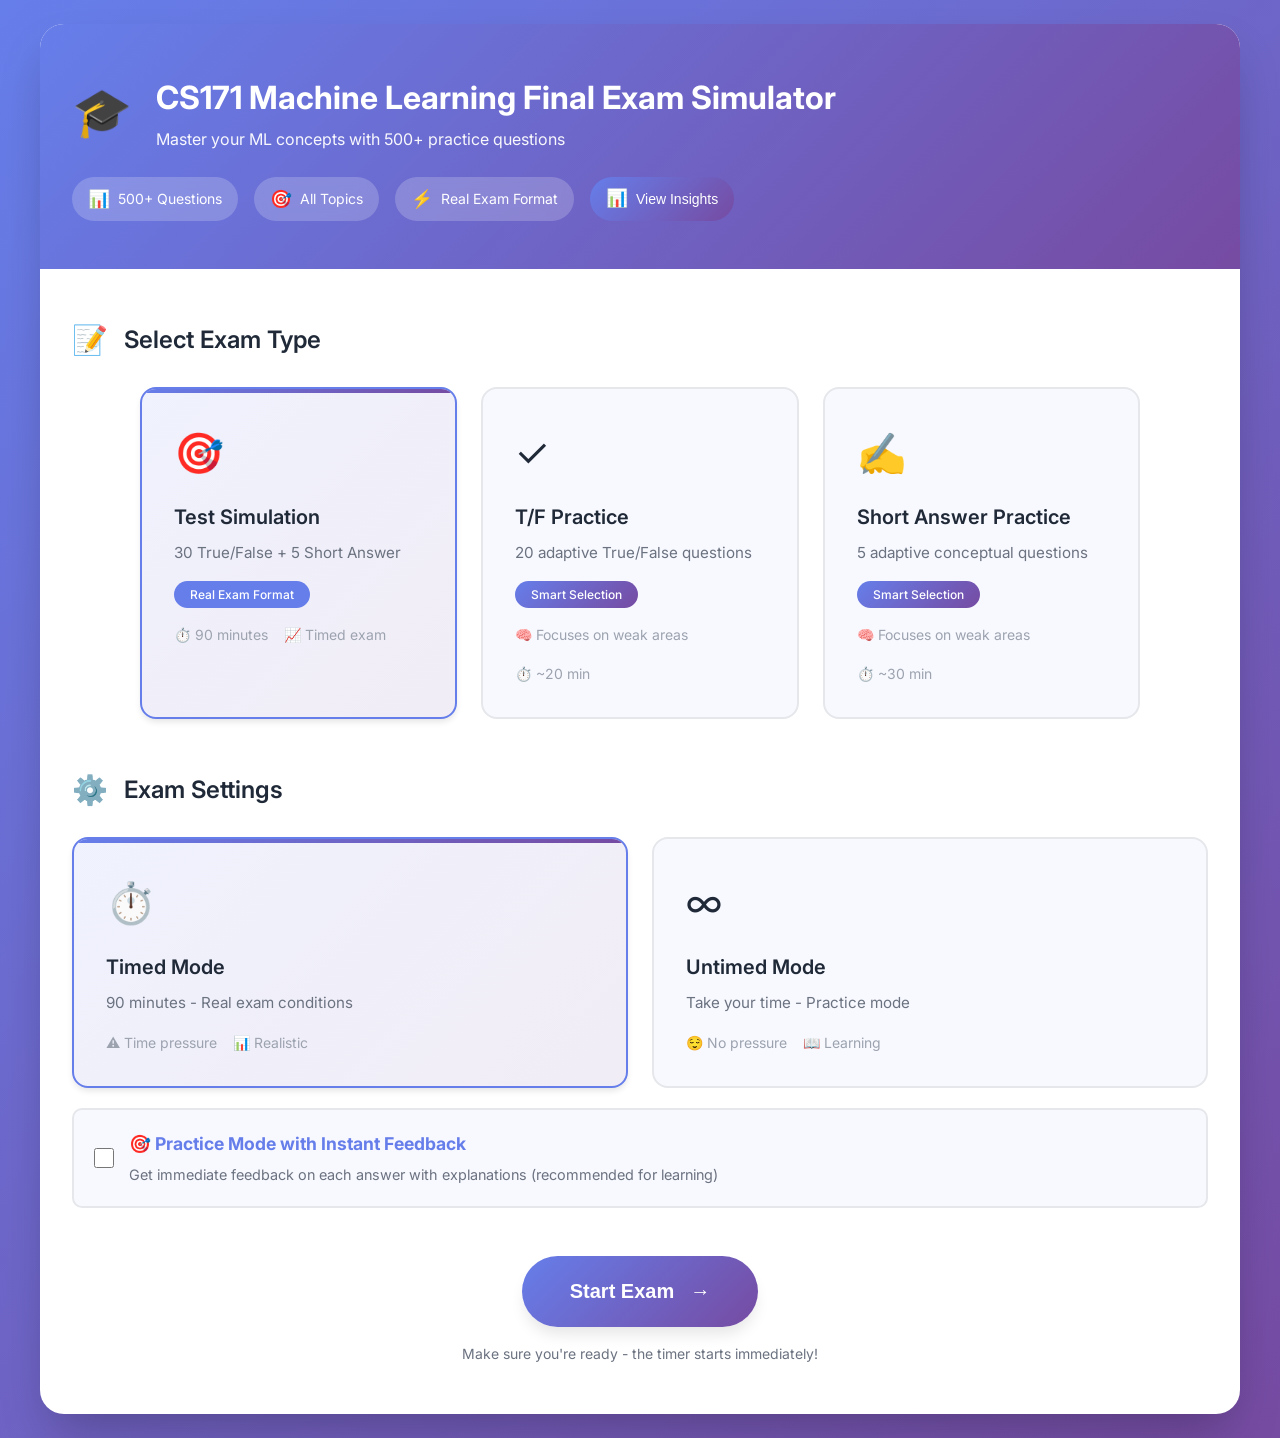
<file: index.html>
<!DOCTYPE html>
<html lang="en">
<head>
    <meta charset="UTF-8">
    <meta name="viewport" content="width=device-width, initial-scale=1.0">
    <title>CS171 Machine Learning Final Exam Simulator</title>
    <link rel="stylesheet" href="css/styles.css">
    <link href="https://fonts.googleapis.com/css2?family=Inter:wght@300;400;500;600;700&family=JetBrains+Mono:wght@400;500&display=swap" rel="stylesheet">
</head>
<body>
    <!-- Loading Screen -->
    <div id="loadingScreen" class="loading-screen">
        <div class="loading-content">
            <div class="loading-spinner"></div>
            <h2>Loading Question Bank...</h2>
            <p>Preparing your personalized exam experience</p>
        </div>
    </div>

    <div class="container">
        <!-- Header -->
        <header class="header">
            <div class="header-content">
                <div class="header-icon">🎓</div>
                <div class="header-text">
                    <h1>CS171 Machine Learning Final Exam Simulator</h1>
                    <p class="header-subtitle">Master your ML concepts with 500+ practice questions</p>
                </div>
            </div>
            <div class="header-stats" id="headerStats">
                <div class="stat-pill">
                    <span class="stat-icon">📊</span>
                    <span class="stat-text">500+ Questions</span>
                </div>
                <div class="stat-pill">
                    <span class="stat-icon">🎯</span>
                    <span class="stat-text">All Topics</span>
                </div>
                <div class="stat-pill">
                    <span class="stat-icon">⚡</span>
                    <span class="stat-text">Real Exam Format</span>
                </div>
                <button class="stat-pill" onclick="showInsightsPage()" style="cursor: pointer; background: linear-gradient(135deg, #667eea 0%, #764ba2 100%); color: white; border: none;">
                    <span class="stat-icon">📊</span>
                    <span class="stat-text">View Insights</span>
                </button>
            </div>
        </header>

        <!-- Exam Setup Screen -->
        <div id="setupScreen" class="screen active">
            <div class="setup-container">
                <!-- Exam Type Selection -->
                <section class="setup-section">
                    <h2 class="section-title">
                        <span class="title-icon">📝</span>
                        Select Exam Type
                    </h2>
                    <div class="option-grid" style="grid-template-columns: repeat(auto-fit, minmax(300px, 1fr)); max-width: 1000px; margin: 0 auto;">
                        <div class="option-card selected" data-type="full">
                            <div class="option-icon">🎯</div>
                            <h3>Test Simulation</h3>
                            <p class="option-desc">30 True/False + 5 Short Answer</p>
                            <div class="option-badge">Real Exam Format</div>
                            <div class="option-details">
                                <span>⏱️ 90 minutes</span>
                                <span>📈 Timed exam</span>
                            </div>
                        </div>
                        <div class="option-card" data-type="tf-practice">
                            <div class="option-icon">✓</div>
                            <h3>T/F Practice</h3>
                            <p class="option-desc">20 adaptive True/False questions</p>
                            <div class="option-badge" style="background: linear-gradient(135deg, #667eea 0%, #764ba2 100%);">Smart Selection</div>
                            <div class="option-details">
                                <span>🧠 Focuses on weak areas</span>
                                <span>⏱️ ~20 min</span>
                            </div>
                        </div>
                        <div class="option-card" data-type="sa-practice">
                            <div class="option-icon">✍️</div>
                            <h3>Short Answer Practice</h3>
                            <p class="option-desc">5 adaptive conceptual questions</p>
                            <div class="option-badge" style="background: linear-gradient(135deg, #667eea 0%, #764ba2 100%);">Smart Selection</div>
                            <div class="option-details">
                                <span>🧠 Focuses on weak areas</span>
                                <span>⏱️ ~30 min</span>
                            </div>
                        </div>
                    </div>
                </section>

                <!-- Progress Dashboard (New) -->
                <section class="setup-section" id="progressDashboard" style="display: none;">
                    <h2 class="section-title">
                        <span class="title-icon">📊</span>
                        Your Progress
                        <button onclick="toggleProgressDashboard()" style="float: right; padding: 5px 15px; background: #667eea; color: white; border: none; border-radius: 5px; cursor: pointer; font-size: 0.9rem;">Hide</button>
                    </h2>
                    <div id="progressContent">
                        <!-- Progress content will be populated dynamically -->
                    </div>
                </section>

                <!-- Topic Selection (Hidden by default) -->
                <section id="topicSelection" class="setup-section" style="display: none;">
                    <h2 class="section-title">
                        <span class="title-icon">📚</span>
                        Select Topics (Choose one or more)
                    </h2>
                    <div class="topic-grid" id="topicGrid">
                        <!-- Topics will be populated dynamically -->
                    </div>
                </section>

                <!-- Exam Settings -->
                <section class="setup-section">
                    <h2 class="section-title">
                        <span class="title-icon">⚙️</span>
                        Exam Settings
                    </h2>
                    <div class="option-grid">
                        <div class="option-card selected" data-setting="timed">
                            <div class="option-icon">⏱️</div>
                            <h3>Timed Mode</h3>
                            <p class="option-desc">90 minutes - Real exam conditions</p>
                            <div class="option-details">
                                <span>⚠️ Time pressure</span>
                                <span>📊 Realistic</span>
                            </div>
                        </div>
                        <div class="option-card" data-setting="untimed">
                            <div class="option-icon">∞</div>
                            <h3>Untimed Mode</h3>
                            <p class="option-desc">Take your time - Practice mode</p>
                            <div class="option-details">
                                <span>😌 No pressure</span>
                                <span>📖 Learning</span>
                            </div>
                        </div>
                    </div>
                    
                    <!-- Practice Mode Toggle -->
                    <div class="practice-mode-toggle" style="margin-top: 20px; padding: 20px; background: #f8f9ff; border-radius: 10px; border: 2px solid #e5e7eb;">
                        <label style="display: flex; align-items: center; gap: 15px; cursor: pointer; font-size: 1.1rem;">
                            <input type="checkbox" id="practiceMode" style="width: 20px; height: 20px; cursor: pointer;">
                            <div>
                                <strong style="color: #667eea;">🎯 Practice Mode with Instant Feedback</strong>
                                <p style="margin: 5px 0 0 0; font-size: 0.9rem; color: #6b7280;">
                                    Get immediate feedback on each answer with explanations (recommended for learning)
                                </p>
                            </div>
                        </label>
                    </div>
                </section>

                <!-- Start Button -->
                <div class="start-button-container">
                    <button class="start-button" onclick="startExam()">
                        <span class="button-text">Start Exam</span>
                        <span class="button-icon">→</span>
                    </button>
                    <p class="start-hint">Make sure you're ready - the timer starts immediately!</p>
                </div>
            </div>
        </div>

        <!-- Exam Interface -->
        <div id="examScreen" class="screen">
            <!-- Exam Header -->
            <div class="exam-header">
                <div class="exam-progress">
                    <div class="progress-text">
                        Question <span id="currentQuestionNum">1</span> of <span id="totalQuestions">35</span>
                    </div>
                    <div class="progress-bar-container">
                        <div class="progress-bar" id="progressBar"></div>
                    </div>
                </div>
                <div class="exam-timer" id="examTimer">90:00</div>
                <div class="exam-actions">
                    <button class="action-button" onclick="showQuestionGrid()">
                        <span class="action-icon">📋</span>
                        <span class="action-text">Grid</span>
                    </button>
                    <button class="action-button" onclick="confirmSubmit()">
                        <span class="action-icon">✓</span>
                        <span class="action-text">Submit</span>
                    </button>
                </div>
            </div>

            <!-- Question Area -->
            <div class="question-area">
                <div class="question-container" id="questionContainer">
                    <!-- Question content will be inserted here -->
                </div>

                <!-- Navigation -->
                <div class="question-navigation">
                    <button class="nav-button secondary" id="prevButton" onclick="previousQuestion()" disabled>
                        <span class="nav-icon">←</span>
                        <span class="nav-text">Previous</span>
                    </button>
                    
                    <button class="nav-button flag" id="flagButton" onclick="toggleFlag()">
                        <span class="nav-icon">🚩</span>
                        <span class="nav-text">Flag for Review</span>
                    </button>

                    <button class="nav-button primary" id="nextButton" onclick="nextQuestion()">
                        <span class="nav-text">Next</span>
                        <span class="nav-icon">→</span>
                    </button>
                </div>

                <!-- Question Stats -->
                <div class="question-stats">
                    <div class="stat-item">
                        <span class="stat-label">Answered:</span>
                        <span class="stat-value" id="answeredCount">0</span>
                    </div>
                    <div class="stat-item">
                        <span class="stat-label">Flagged:</span>
                        <span class="stat-value" id="flaggedCount">0</span>
                    </div>
                    <div class="stat-item">
                        <span class="stat-label">Remaining:</span>
                        <span class="stat-value" id="remainingCount">35</span>
                    </div>
                </div>
            </div>
        </div>

        <!-- Results Screen -->
        <div id="resultsScreen" class="screen">
            <!-- Results will be populated dynamically -->
        </div>

        <!-- Insights Screen -->
        <div id="insightsScreen" class="screen">
            <div class="results-container">
                <div class="results-header">
                    <h2>📊 Learning Insights</h2>
                    <p>Track your progress and identify areas for improvement</p>
                    <button onclick="closeInsightsPage()" style="margin-top: 15px; padding: 10px 20px; background: #667eea; color: white; border: none; border-radius: 8px; cursor: pointer;">
                        ← Back to Home
                    </button>
                </div>
                <div id="insightsContent">
                    <!-- Insights will be populated dynamically -->
                </div>
            </div>
        </div>
    </div>

    <!-- Question Grid Modal -->
    <div id="gridModal" class="modal">
        <div class="modal-content">
            <div class="modal-header">
                <h2>Question Navigator</h2>
                <button class="modal-close" onclick="closeModal()">&times;</button>
            </div>
            <div class="modal-body">
                <div class="grid-legend">
                    <div class="legend-item"><span class="legend-box unanswered"></span> Unanswered</div>
                    <div class="legend-item"><span class="legend-box answered"></span> Answered</div>
                    <div class="legend-item"><span class="legend-box current"></span> Current</div>
                    <div class="legend-item"><span class="legend-box flagged"></span> Flagged</div>
                </div>
                <div class="question-grid" id="questionGridContainer">
                    <!-- Grid will be populated dynamically -->
                </div>
            </div>
        </div>
    </div>

    <!-- Confirmation Modal -->
    <div id="confirmModal" class="modal">
        <div class="modal-content small">
            <div class="modal-header">
                <h2>Submit Exam?</h2>
            </div>
            <div class="modal-body">
                <p class="confirm-message">Are you sure you want to submit your exam?</p>
                <p class="confirm-warning" id="confirmWarning"></p>
                <div class="modal-actions">
                    <button class="modal-button secondary" onclick="closeModal()">Cancel</button>
                    <button class="modal-button primary" onclick="submitExam()">Submit</button>
                </div>
            </div>
        </div>
    </div>

    <!-- Scripts -->
    <script src="js/progress-tracker.js"></script>
    <script src="js/questions.js"></script>
    <script src="js/exam.js"></script>
    <script src="js/ui.js"></script>
</body>
</html>
</file>
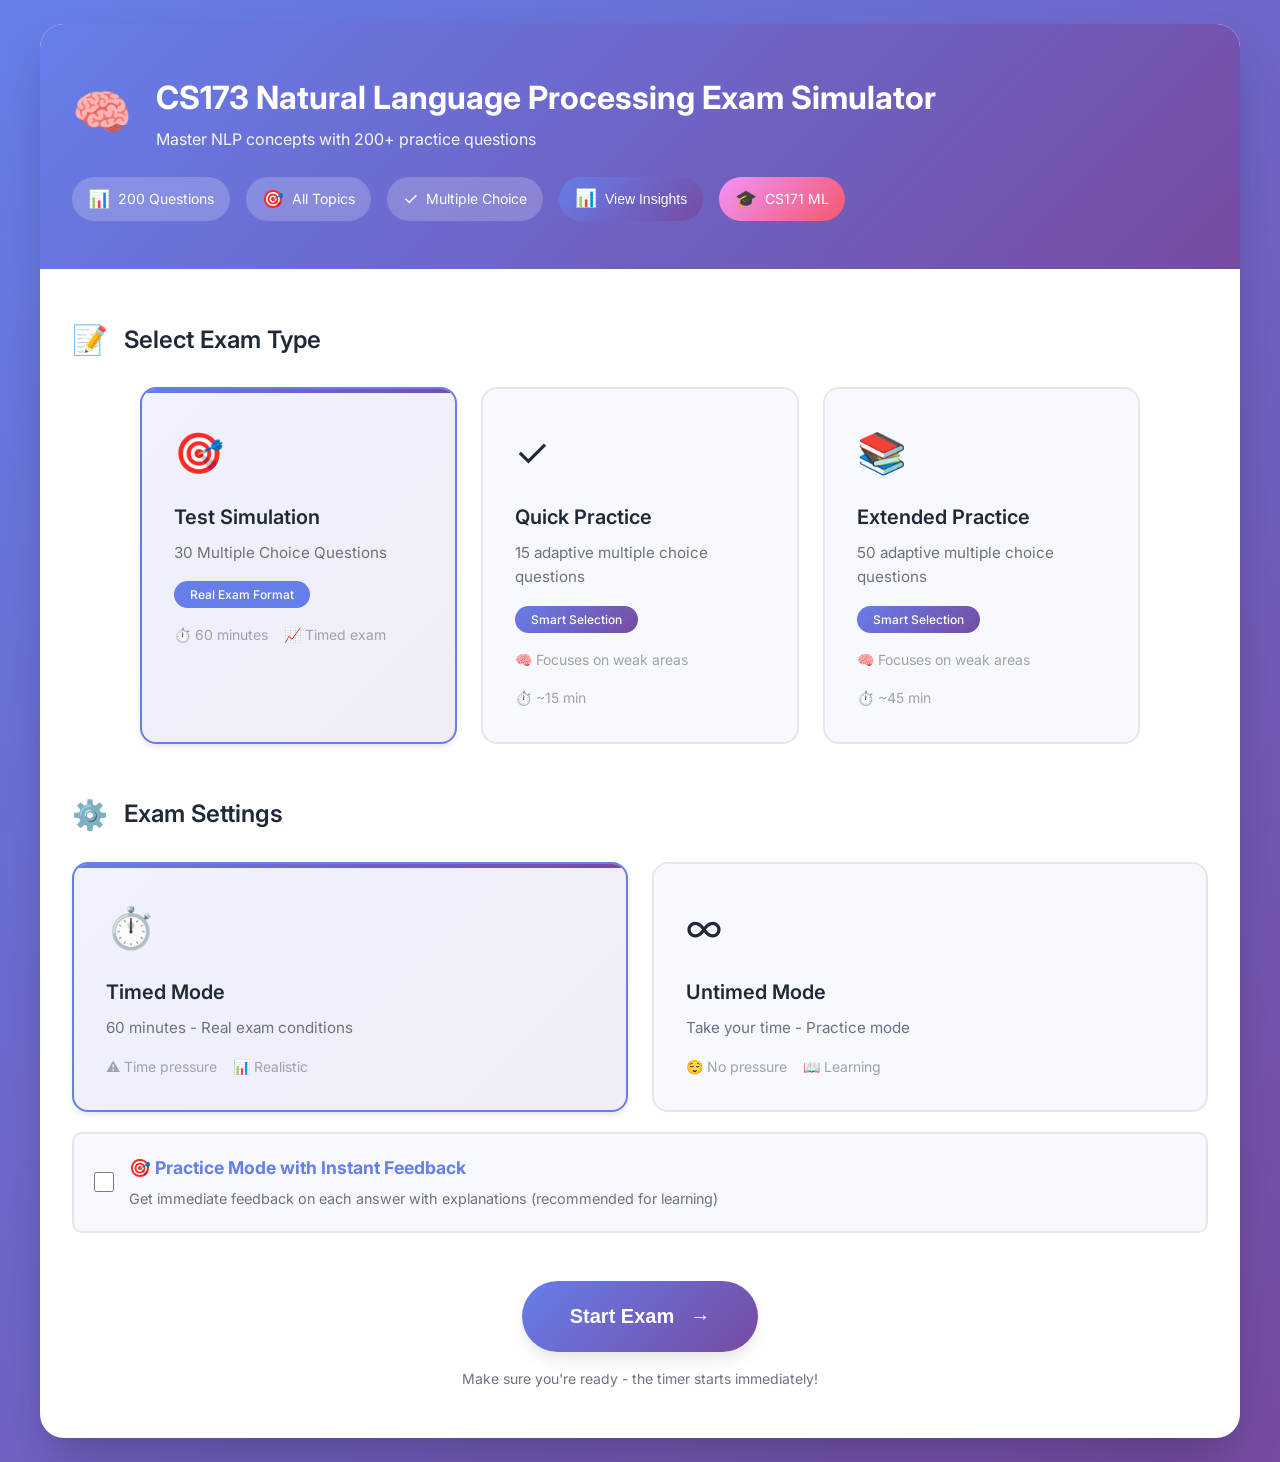
<file: cs173.html>
<!DOCTYPE html>
<html lang="en">
<head>
    <meta charset="UTF-8">
    <meta name="viewport" content="width=device-width, initial-scale=1.0">
    <title>CS173 NLP Final Exam Simulator</title>
    <link rel="stylesheet" href="css/styles.css">
    <link href="https://fonts.googleapis.com/css2?family=Inter:wght@300;400;500;600;700&family=JetBrains+Mono:wght@400;500&display=swap" rel="stylesheet">
</head>
<body>
    <!-- Loading Screen -->
    <div id="loadingScreen" class="loading-screen">
        <div class="loading-content">
            <div class="loading-spinner"></div>
            <h2>Loading Question Bank...</h2>
            <p>Preparing your personalized exam experience</p>
        </div>
    </div>

    <div class="container">
        <!-- Header -->
        <header class="header">
            <div class="header-content">
                <div class="header-icon">🧠</div>
                <div class="header-text">
                    <h1>CS173 Natural Language Processing Exam Simulator</h1>
                    <p class="header-subtitle">Master NLP concepts with 200+ practice questions</p>
                </div>
            </div>
            <div class="header-stats" id="headerStats">
                <div class="stat-pill">
                    <span class="stat-icon">📊</span>
                    <span class="stat-text">200 Questions</span>
                </div>
                <div class="stat-pill">
                    <span class="stat-icon">🎯</span>
                    <span class="stat-text">All Topics</span>
                </div>
                <div class="stat-pill">
                    <span class="stat-icon">✓</span>
                    <span class="stat-text">Multiple Choice</span>
                </div>
                <button class="stat-pill" onclick="showInsightsPage()" style="cursor: pointer; background: linear-gradient(135deg, #667eea 0%, #764ba2 100%); color: white; border: none;">
                    <span class="stat-icon">📊</span>
                    <span class="stat-text">View Insights</span>
                </button>
                <a href="index.html" class="stat-pill" style="cursor: pointer; background: linear-gradient(135deg, #f093fb 0%, #f5576c 100%); color: white; text-decoration: none;">
                    <span class="stat-icon">🎓</span>
                    <span class="stat-text">CS171 ML</span>
                </a>
            </div>
        </header>

        <!-- Exam Setup Screen -->
        <div id="setupScreen" class="screen active">
            <div class="setup-container">
                <!-- Exam Type Selection -->
                <section class="setup-section">
                    <h2 class="section-title">
                        <span class="title-icon">📝</span>
                        Select Exam Type
                    </h2>
                    <div class="option-grid" style="grid-template-columns: repeat(auto-fit, minmax(300px, 1fr)); max-width: 1000px; margin: 0 auto;">
                        <div class="option-card selected" data-type="full">
                            <div class="option-icon">🎯</div>
                            <h3>Test Simulation</h3>
                            <p class="option-desc">30 Multiple Choice Questions</p>
                            <div class="option-badge">Real Exam Format</div>
                            <div class="option-details">
                                <span>⏱️ 60 minutes</span>
                                <span>📈 Timed exam</span>
                            </div>
                        </div>
                        <div class="option-card" data-type="mc-practice-short">
                            <div class="option-icon">✓</div>
                            <h3>Quick Practice</h3>
                            <p class="option-desc">15 adaptive multiple choice questions</p>
                            <div class="option-badge" style="background: linear-gradient(135deg, #667eea 0%, #764ba2 100%);">Smart Selection</div>
                            <div class="option-details">
                                <span>🧠 Focuses on weak areas</span>
                                <span>⏱️ ~15 min</span>
                            </div>
                        </div>
                        <div class="option-card" data-type="mc-practice-long">
                            <div class="option-icon">📚</div>
                            <h3>Extended Practice</h3>
                            <p class="option-desc">50 adaptive multiple choice questions</p>
                            <div class="option-badge" style="background: linear-gradient(135deg, #667eea 0%, #764ba2 100%);">Smart Selection</div>
                            <div class="option-details">
                                <span>🧠 Focuses on weak areas</span>
                                <span>⏱️ ~45 min</span>
                            </div>
                        </div>
                    </div>
                </section>

                <!-- Progress Dashboard (New) -->
                <section class="setup-section" id="progressDashboard" style="display: none;">
                    <h2 class="section-title">
                        <span class="title-icon">📊</span>
                        Your Progress
                        <button onclick="toggleProgressDashboard()" style="float: right; padding: 5px 15px; background: #667eea; color: white; border: none; border-radius: 5px; cursor: pointer; font-size: 0.9rem;">Hide</button>
                    </h2>
                    <div id="progressContent">
                        <!-- Progress content will be populated dynamically -->
                    </div>
                </section>

                <!-- Topic Selection (Hidden by default) -->
                <section id="topicSelection" class="setup-section" style="display: none;">
                    <h2 class="section-title">
                        <span class="title-icon">📚</span>
                        Select Topics (Choose one or more)
                    </h2>
                    <div class="topic-grid" id="topicGrid">
                        <!-- Topics will be populated dynamically -->
                    </div>
                </section>

                <!-- Exam Settings -->
                <section class="setup-section">
                    <h2 class="section-title">
                        <span class="title-icon">⚙️</span>
                        Exam Settings
                    </h2>
                    <div class="option-grid">
                        <div class="option-card selected" data-setting="timed">
                            <div class="option-icon">⏱️</div>
                            <h3>Timed Mode</h3>
                            <p class="option-desc">60 minutes - Real exam conditions</p>
                            <div class="option-details">
                                <span>⚠️ Time pressure</span>
                                <span>📊 Realistic</span>
                            </div>
                        </div>
                        <div class="option-card" data-setting="untimed">
                            <div class="option-icon">∞</div>
                            <h3>Untimed Mode</h3>
                            <p class="option-desc">Take your time - Practice mode</p>
                            <div class="option-details">
                                <span>😌 No pressure</span>
                                <span>📖 Learning</span>
                            </div>
                        </div>
                    </div>

                    <!-- Practice Mode Toggle -->
                    <div class="practice-mode-toggle" style="margin-top: 20px; padding: 20px; background: #f8f9ff; border-radius: 10px; border: 2px solid #e5e7eb;">
                        <label style="display: flex; align-items: center; gap: 15px; cursor: pointer; font-size: 1.1rem;">
                            <input type="checkbox" id="practiceMode" style="width: 20px; height: 20px; cursor: pointer;">
                            <div>
                                <strong style="color: #667eea;">🎯 Practice Mode with Instant Feedback</strong>
                                <p style="margin: 5px 0 0 0; font-size: 0.9rem; color: #6b7280;">
                                    Get immediate feedback on each answer with explanations (recommended for learning)
                                </p>
                            </div>
                        </label>
                    </div>
                </section>

                <!-- Start Button -->
                <div class="start-button-container">
                    <button class="start-button" onclick="startExam()">
                        <span class="button-text">Start Exam</span>
                        <span class="button-icon">→</span>
                    </button>
                    <p class="start-hint">Make sure you're ready - the timer starts immediately!</p>
                </div>
            </div>
        </div>

        <!-- Exam Interface -->
        <div id="examScreen" class="screen">
            <!-- Exam Header -->
            <div class="exam-header">
                <div class="exam-progress">
                    <div class="progress-text">
                        Question <span id="currentQuestionNum">1</span> of <span id="totalQuestions">30</span>
                    </div>
                    <div class="progress-bar-container">
                        <div class="progress-bar" id="progressBar"></div>
                    </div>
                </div>
                <div class="exam-timer" id="examTimer">60:00</div>
                <div class="exam-actions">
                    <button class="action-button" onclick="showQuestionGrid()">
                        <span class="action-icon">📋</span>
                        <span class="action-text">Grid</span>
                    </button>
                    <button class="action-button" onclick="confirmSubmit()">
                        <span class="action-icon">✓</span>
                        <span class="action-text">Submit</span>
                    </button>
                </div>
            </div>

            <!-- Question Area -->
            <div class="question-area">
                <div class="question-container" id="questionContainer">
                    <!-- Question content will be inserted here -->
                </div>

                <!-- Navigation -->
                <div class="question-navigation">
                    <button class="nav-button secondary" id="prevButton" onclick="previousQuestion()" disabled>
                        <span class="nav-icon">←</span>
                        <span class="nav-text">Previous</span>
                    </button>

                    <button class="nav-button flag" id="flagButton" onclick="toggleFlag()">
                        <span class="nav-icon">🚩</span>
                        <span class="nav-text">Flag for Review</span>
                    </button>

                    <button class="nav-button primary" id="nextButton" onclick="nextQuestion()">
                        <span class="nav-text">Next</span>
                        <span class="nav-icon">→</span>
                    </button>
                </div>

                <!-- Question Stats -->
                <div class="question-stats">
                    <div class="stat-item">
                        <span class="stat-label">Answered:</span>
                        <span class="stat-value" id="answeredCount">0</span>
                    </div>
                    <div class="stat-item">
                        <span class="stat-label">Flagged:</span>
                        <span class="stat-value" id="flaggedCount">0</span>
                    </div>
                    <div class="stat-item">
                        <span class="stat-label">Remaining:</span>
                        <span class="stat-value" id="remainingCount">30</span>
                    </div>
                </div>
            </div>
        </div>

        <!-- Results Screen -->
        <div id="resultsScreen" class="screen">
            <!-- Results will be populated dynamically -->
        </div>

        <!-- Insights Screen -->
        <div id="insightsScreen" class="screen">
            <div class="results-container">
                <div class="results-header">
                    <h2>📊 Learning Insights</h2>
                    <p>Track your progress and identify areas for improvement</p>
                    <button onclick="closeInsightsPage()" style="margin-top: 15px; padding: 10px 20px; background: #667eea; color: white; border: none; border-radius: 8px; cursor: pointer;">
                        ← Back to Home
                    </button>
                </div>
                <div id="insightsContent">
                    <!-- Insights will be populated dynamically -->
                </div>
            </div>
        </div>
    </div>

    <!-- Question Grid Modal -->
    <div id="gridModal" class="modal">
        <div class="modal-content">
            <div class="modal-header">
                <h2>Question Navigator</h2>
                <button class="modal-close" onclick="closeModal()">&times;</button>
            </div>
            <div class="modal-body">
                <div class="grid-legend">
                    <div class="legend-item"><span class="legend-box unanswered"></span> Unanswered</div>
                    <div class="legend-item"><span class="legend-box answered"></span> Answered</div>
                    <div class="legend-item"><span class="legend-box current"></span> Current</div>
                    <div class="legend-item"><span class="legend-box flagged"></span> Flagged</div>
                </div>
                <div class="question-grid" id="questionGridContainer">
                    <!-- Grid will be populated dynamically -->
                </div>
            </div>
        </div>
    </div>

    <!-- Confirmation Modal -->
    <div id="confirmModal" class="modal">
        <div class="modal-content small">
            <div class="modal-header">
                <h2>Submit Exam?</h2>
            </div>
            <div class="modal-body">
                <p class="confirm-message">Are you sure you want to submit your exam?</p>
                <p class="confirm-warning" id="confirmWarning"></p>
                <div class="modal-actions">
                    <button class="modal-button secondary" onclick="closeModal()">Cancel</button>
                    <button class="modal-button primary" onclick="submitExam()">Submit</button>
                </div>
            </div>
        </div>
    </div>

    <!-- Scripts -->
    <script src="js/progress-tracker-cs173.js"></script>
    <script src="js/questions-cs173.js"></script>
    <script src="js/exam-cs173.js"></script>
    <script src="js/ui.js"></script>
</body>
</html>
</file>
<file: css/styles.css>
/* ============================================
   CS171 ML Exam Simulator - Enhanced Styles
   ============================================ */

:root {
    /* Color Palette */
    --primary-gradient: linear-gradient(135deg, #667eea 0%, #764ba2 100%);
    --primary-color: #667eea;
    --primary-dark: #5568d3;
    --secondary-color: #764ba2;
    --accent-color: #f59e0b;
    --success-color: #10b981;
    --error-color: #ef4444;
    --warning-color: #f59e0b;
    
    /* Neutrals */
    --bg-primary: #ffffff;
    --bg-secondary: #f8f9ff;
    --bg-tertiary: #f3f4f6;
    --text-primary: #1f2937;
    --text-secondary: #6b7280;
    --text-tertiary: #9ca3af;
    --border-color: #e5e7eb;
    --border-color-hover: #d1d5db;
    
    /* Shadows */
    --shadow-sm: 0 1px 2px 0 rgba(0, 0, 0, 0.05);
    --shadow-md: 0 4px 6px -1px rgba(0, 0, 0, 0.1);
    --shadow-lg: 0 10px 15px -3px rgba(0, 0, 0, 0.1);
    --shadow-xl: 0 20px 25px -5px rgba(0, 0, 0, 0.1);
    --shadow-2xl: 0 25px 50px -12px rgba(0, 0, 0, 0.25);
    
    /* Spacing */
    --spacing-xs: 0.25rem;
    --spacing-sm: 0.5rem;
    --spacing-md: 1rem;
    --spacing-lg: 1.5rem;
    --spacing-xl: 2rem;
    --spacing-2xl: 3rem;
    
    /* Border Radius */
    --radius-sm: 0.375rem;
    --radius-md: 0.5rem;
    --radius-lg: 0.75rem;
    --radius-xl: 1rem;
    --radius-2xl: 1.5rem;
    --radius-full: 9999px;
    
    /* Transitions */
    --transition-fast: 150ms cubic-bezier(0.4, 0, 0.2, 1);
    --transition-base: 250ms cubic-bezier(0.4, 0, 0.2, 1);
    --transition-slow: 350ms cubic-bezier(0.4, 0, 0.2, 1);
}

/* ============================================
   Base Styles
   ============================================ */

* {
    margin: 0;
    padding: 0;
    box-sizing: border-box;
}

body {
    font-family: 'Inter', -apple-system, BlinkMacSystemFont, 'Segoe UI', sans-serif;
    background: var(--primary-gradient);
    min-height: 100vh;
    padding: var(--spacing-lg);
    color: var(--text-primary);
    line-height: 1.6;
}

.container {
    max-width: 1200px;
    margin: 0 auto;
    background: var(--bg-primary);
    border-radius: var(--radius-2xl);
    box-shadow: var(--shadow-2xl);
    overflow: hidden;
    animation: fadeIn 0.5s ease-out;
}

@keyframes fadeIn {
    from {
        opacity: 0;
        transform: translateY(20px);
    }
    to {
        opacity: 1;
        transform: translateY(0);
    }
}

/* ============================================
   Loading Screen
   ============================================ */

.loading-screen {
    position: fixed;
    top: 0;
    left: 0;
    width: 100%;
    height: 100%;
    background: var(--primary-gradient);
    display: flex;
    align-items: center;
    justify-content: center;
    z-index: 9999;
    transition: opacity var(--transition-slow), visibility var(--transition-slow);
}

.loading-screen.hidden {
    opacity: 0;
    visibility: hidden;
}

.loading-content {
    text-align: center;
    color: white;
}

.loading-spinner {
    width: 50px;
    height: 50px;
    border: 4px solid rgba(255, 255, 255, 0.3);
    border-top-color: white;
    border-radius: 50%;
    margin: 0 auto var(--spacing-lg);
    animation: spin 1s linear infinite;
}

@keyframes spin {
    to { transform: rotate(360deg); }
}

.loading-content h2 {
    font-size: 1.5rem;
    margin-bottom: var(--spacing-sm);
}

.loading-content p {
    opacity: 0.9;
    font-size: 0.95rem;
}

/* ============================================
   Header
   ============================================ */

.header {
    background: var(--primary-gradient);
    color: white;
    padding: var(--spacing-2xl) var(--spacing-xl);
}

.header-content {
    display: flex;
    align-items: center;
    gap: var(--spacing-lg);
    margin-bottom: var(--spacing-lg);
}

.header-icon {
    font-size: 3rem;
    animation: bounce 2s ease-in-out infinite;
}

@keyframes bounce {
    0%, 100% { transform: translateY(0); }
    50% { transform: translateY(-10px); }
}

.header-text h1 {
    font-size: 2rem;
    font-weight: 700;
    margin-bottom: var(--spacing-xs);
}

.header-subtitle {
    font-size: 1rem;
    opacity: 0.95;
}

.header-stats {
    display: flex;
    gap: var(--spacing-md);
    flex-wrap: wrap;
}

.stat-pill {
    background: rgba(255, 255, 255, 0.2);
    backdrop-filter: blur(10px);
    padding: var(--spacing-sm) var(--spacing-md);
    border-radius: var(--radius-full);
    display: flex;
    align-items: center;
    gap: var(--spacing-sm);
    font-size: 0.875rem;
    transition: all var(--transition-fast);
}

.stat-pill:hover {
    background: rgba(255, 255, 255, 0.3);
    transform: translateY(-2px);
}

.stat-icon {
    font-size: 1.1rem;
}

/* ============================================
   Screens
   ============================================ */

.screen {
    display: none;
    animation: slideIn 0.4s ease-out;
}

.screen.active {
    display: block;
}

@keyframes slideIn {
    from {
        opacity: 0;
        transform: translateX(30px);
    }
    to {
        opacity: 1;
        transform: translateX(0);
    }
}

/* ============================================
   Setup Screen
   ============================================ */

.setup-container {
    padding: var(--spacing-2xl) var(--spacing-xl);
}

.setup-section {
    margin-bottom: var(--spacing-2xl);
}

.section-title {
    display: flex;
    align-items: center;
    gap: var(--spacing-md);
    font-size: 1.5rem;
    font-weight: 600;
    color: var(--text-primary);
    margin-bottom: var(--spacing-lg);
}

.title-icon {
    font-size: 1.8rem;
}

.option-grid {
    display: grid;
    grid-template-columns: repeat(auto-fit, minmax(250px, 1fr));
    gap: var(--spacing-lg);
}

.option-card {
    background: var(--bg-secondary);
    border: 2px solid var(--border-color);
    border-radius: var(--radius-xl);
    padding: var(--spacing-xl);
    cursor: pointer;
    transition: all var(--transition-base);
    position: relative;
    overflow: hidden;
}

.option-card::before {
    content: '';
    position: absolute;
    top: 0;
    left: 0;
    width: 100%;
    height: 4px;
    background: var(--primary-gradient);
    transform: scaleX(0);
    transition: transform var(--transition-base);
}

.option-card:hover {
    border-color: var(--primary-color);
    transform: translateY(-4px);
    box-shadow: var(--shadow-lg);
}

.option-card:hover::before {
    transform: scaleX(1);
}

.option-card.selected {
    border-color: var(--primary-color);
    background: linear-gradient(135deg, rgba(102, 126, 234, 0.1) 0%, rgba(118, 75, 162, 0.1) 100%);
    box-shadow: var(--shadow-md);
}

.option-card.selected::before {
    transform: scaleX(1);
}

.option-icon {
    font-size: 2.5rem;
    margin-bottom: var(--spacing-md);
}

.option-card h3 {
    font-size: 1.25rem;
    font-weight: 600;
    margin-bottom: var(--spacing-sm);
    color: var(--text-primary);
}

.option-desc {
    color: var(--text-secondary);
    font-size: 0.95rem;
    margin-bottom: var(--spacing-md);
}

.option-badge {
    display: inline-block;
    background: var(--primary-color);
    color: white;
    padding: var(--spacing-xs) var(--spacing-md);
    border-radius: var(--radius-full);
    font-size: 0.75rem;
    font-weight: 500;
    margin-bottom: var(--spacing-md);
}

.option-details {
    display: flex;
    gap: var(--spacing-md);
    flex-wrap: wrap;
}

.option-details span {
    font-size: 0.875rem;
    color: var(--text-tertiary);
}

/* Topic Grid */
.topic-grid {
    display: grid;
    grid-template-columns: repeat(auto-fill, minmax(200px, 1fr));
    gap: var(--spacing-md);
}

.topic-card {
    background: var(--bg-secondary);
    border: 2px solid var(--border-color);
    border-radius: var(--radius-md);
    padding: var(--spacing-md);
    cursor: pointer;
    transition: all var(--transition-fast);
    text-align: center;
}

.topic-card:hover {
    border-color: var(--primary-color);
    background: rgba(102, 126, 234, 0.05);
}

.topic-card.selected {
    border-color: var(--primary-color);
    background: rgba(102, 126, 234, 0.1);
}

.topic-card h4 {
    font-size: 1rem;
    font-weight: 500;
    margin-bottom: var(--spacing-xs);
}

.topic-card p {
    font-size: 0.875rem;
    color: var(--text-secondary);
}

/* Start Button */
.start-button-container {
    text-align: center;
    margin-top: var(--spacing-2xl);
}

.start-button {
    background: var(--primary-gradient);
    color: white;
    border: none;
    padding: var(--spacing-lg) var(--spacing-2xl);
    font-size: 1.25rem;
    font-weight: 600;
    border-radius: var(--radius-full);
    cursor: pointer;
    display: inline-flex;
    align-items: center;
    gap: var(--spacing-md);
    transition: all var(--transition-base);
    box-shadow: var(--shadow-lg);
}

.start-button:hover {
    transform: scale(1.05);
    box-shadow: var(--shadow-xl);
}

.start-button:active {
    transform: scale(0.98);
}

.start-hint {
    margin-top: var(--spacing-md);
    color: var(--text-secondary);
    font-size: 0.875rem;
}

/* ============================================
   Exam Interface
   ============================================ */

.exam-header {
    background: var(--bg-secondary);
    padding: var(--spacing-lg) var(--spacing-xl);
    border-bottom: 2px solid var(--border-color);
    display: grid;
    grid-template-columns: 1fr auto 1fr;
    align-items: center;
    gap: var(--spacing-lg);
}

.exam-progress {
    text-align: left;
}

.progress-text {
    font-weight: 600;
    color: var(--text-primary);
    margin-bottom: var(--spacing-sm);
}

.progress-bar-container {
    width: 100%;
    height: 8px;
    background: var(--bg-tertiary);
    border-radius: var(--radius-full);
    overflow: hidden;
}

.progress-bar {
    height: 100%;
    background: var(--primary-gradient);
    border-radius: var(--radius-full);
    transition: width var(--transition-base);
}

.exam-timer {
    font-size: 1.75rem;
    font-weight: 700;
    color: var(--primary-color);
    font-family: 'JetBrains Mono', monospace;
    text-align: center;
}

.exam-timer.warning {
    color: var(--warning-color);
    animation: pulse 1s ease-in-out infinite;
}

.exam-timer.danger {
    color: var(--error-color);
    animation: pulse 0.5s ease-in-out infinite;
}

@keyframes pulse {
    0%, 100% { opacity: 1; }
    50% { opacity: 0.6; }
}

.exam-actions {
    display: flex;
    gap: var(--spacing-sm);
    justify-content: flex-end;
}

.action-button {
    background: white;
    border: 2px solid var(--border-color);
    padding: var(--spacing-sm) var(--spacing-md);
    border-radius: var(--radius-md);
    cursor: pointer;
    display: flex;
    align-items: center;
    gap: var(--spacing-sm);
    font-size: 0.875rem;
    font-weight: 500;
    transition: all var(--transition-fast);
}

.action-button:hover {
    border-color: var(--primary-color);
    background: var(--bg-secondary);
}

/* Question Area */
.question-area {
    padding: var(--spacing-2xl) var(--spacing-xl);
}

.question-container {
    background: var(--bg-secondary);
    border-radius: var(--radius-xl);
    padding: var(--spacing-2xl);
    margin-bottom: var(--spacing-xl);
    min-height: 400px;
}

.question-header {
    display: flex;
    justify-content: space-between;
    align-items: flex-start;
    margin-bottom: var(--spacing-lg);
    padding-bottom: var(--spacing-md);
    border-bottom: 2px solid var(--border-color);
}

.question-meta {
    display: flex;
    gap: var(--spacing-md);
    flex-wrap: wrap;
}

.meta-badge {
    background: white;
    padding: var(--spacing-xs) var(--spacing-md);
    border-radius: var(--radius-full);
    font-size: 0.875rem;
    font-weight: 500;
    border: 1px solid var(--border-color);
}

.meta-badge.type {
    background: var(--primary-color);
    color: white;
    border-color: var(--primary-color);
}

.meta-badge.topic {
    color: var(--primary-color);
}

.question-text {
    font-size: 1.25rem;
    line-height: 1.8;
    color: var(--text-primary);
    margin-bottom: var(--spacing-xl);
    font-weight: 500;
}

/* True/False Options */
.tf-options {
    display: grid;
    grid-template-columns: repeat(2, 1fr);
    gap: var(--spacing-lg);
}

.tf-button {
    background: white;
    border: 3px solid var(--border-color);
    padding: var(--spacing-xl);
    border-radius: var(--radius-lg);
    cursor: pointer;
    font-size: 1.25rem;
    font-weight: 600;
    transition: all var(--transition-base);
    display: flex;
    align-items: center;
    justify-content: center;
    gap: var(--spacing-md);
}

.tf-button:hover {
    border-color: var(--primary-color);
    background: var(--bg-secondary);
    transform: translateY(-2px);
    box-shadow: var(--shadow-md);
}

.tf-button.selected {
    border-color: var(--primary-color);
    background: var(--primary-color);
    color: white;
    box-shadow: var(--shadow-lg);
}

.tf-button .button-icon {
    font-size: 1.5rem;
}

/* Short Answer */
.short-answer-area {
    margin-top: var(--spacing-lg);
}

.short-answer-input {
    width: 100%;
    min-height: 200px;
    padding: var(--spacing-lg);
    border: 2px solid var(--border-color);
    border-radius: var(--radius-lg);
    font-size: 1rem;
    font-family: inherit;
    line-height: 1.6;
    resize: vertical;
    transition: all var(--transition-fast);
}

.short-answer-input:focus {
    outline: none;
    border-color: var(--primary-color);
    box-shadow: 0 0 0 3px rgba(102, 126, 234, 0.1);
}

.short-answer-input::placeholder {
    color: var(--text-tertiary);
}

.char-count {
    text-align: right;
    margin-top: var(--spacing-sm);
    font-size: 0.875rem;
    color: var(--text-tertiary);
}

/* Navigation */
.question-navigation {
    display: flex;
    justify-content: space-between;
    gap: var(--spacing-md);
    margin-bottom: var(--spacing-lg);
}

.nav-button {
    padding: var(--spacing-md) var(--spacing-xl);
    border: none;
    border-radius: var(--radius-md);
    font-size: 1rem;
    font-weight: 500;
    cursor: pointer;
    display: flex;
    align-items: center;
    gap: var(--spacing-sm);
    transition: all var(--transition-fast);
}

.nav-button.primary {
    background: var(--primary-color);
    color: white;
}

.nav-button.primary:hover {
    background: var(--primary-dark);
    transform: translateY(-2px);
    box-shadow: var(--shadow-md);
}

.nav-button.secondary {
    background: var(--bg-tertiary);
    color: var(--text-primary);
}

.nav-button.secondary:hover {
    background: var(--border-color);
}

.nav-button.flag {
    background: white;
    border: 2px solid var(--warning-color);
    color: var(--warning-color);
}

.nav-button.flag:hover {
    background: var(--warning-color);
    color: white;
}

.nav-button.flag.flagged {
    background: var(--warning-color);
    color: white;
}

.nav-button:disabled {
    opacity: 0.5;
    cursor: not-allowed;
    transform: none;
}

/* Question Stats */
.question-stats {
    display: flex;
    justify-content: center;
    gap: var(--spacing-2xl);
    padding: var(--spacing-lg);
    background: var(--bg-secondary);
    border-radius: var(--radius-lg);
}

.stat-item {
    text-align: center;
}

.stat-label {
    display: block;
    font-size: 0.875rem;
    color: var(--text-secondary);
    margin-bottom: var(--spacing-xs);
}

.stat-value {
    display: block;
    font-size: 1.5rem;
    font-weight: 700;
    color: var(--primary-color);
}

/* ============================================
   Results Screen
   ============================================ */

.results-container {
    padding: var(--spacing-2xl) var(--spacing-xl);
}

.results-header {
    text-align: center;
    margin-bottom: var(--spacing-2xl);
}

.results-header h2 {
    font-size: 2rem;
    color: var(--primary-color);
    margin-bottom: var(--spacing-md);
}

.score-display {
    background: var(--primary-gradient);
    color: white;
    padding: var(--spacing-2xl);
    border-radius: var(--radius-xl);
    text-align: center;
    margin-bottom: var(--spacing-2xl);
    box-shadow: var(--shadow-xl);
}

.score-main {
    font-size: 4rem;
    font-weight: 700;
    margin-bottom: var(--spacing-sm);
}

.score-subtitle {
    font-size: 1.25rem;
    opacity: 0.9;
}

.results-breakdown {
    display: grid;
    grid-template-columns: repeat(auto-fit, minmax(250px, 1fr));
    gap: var(--spacing-lg);
    margin-bottom: var(--spacing-2xl);
}

.stat-card {
    background: var(--bg-secondary);
    padding: var(--spacing-xl);
    border-radius: var(--radius-lg);
    border-left: 4px solid var(--primary-color);
}

.stat-card h3 {
    color: var(--primary-color);
    font-size: 0.875rem;
    font-weight: 600;
    text-transform: uppercase;
    letter-spacing: 0.05em;
    margin-bottom: var(--spacing-sm);
}

.stat-card .value {
    font-size: 2.5rem;
    font-weight: 700;
    color: var(--text-primary);
    margin-bottom: var(--spacing-xs);
}

.stat-card .description {
    color: var(--text-secondary);
    font-size: 0.95rem;
}

/* Review Section */
.review-section {
    margin-top: var(--spacing-2xl);
}

.review-section h3 {
    font-size: 1.5rem;
    font-weight: 600;
    color: var(--text-primary);
    margin-bottom: var(--spacing-lg);
}

.review-item {
    background: var(--bg-secondary);
    padding: var(--spacing-xl);
    border-radius: var(--radius-lg);
    margin-bottom: var(--spacing-lg);
    border-left: 4px solid var(--border-color);
}

.review-item.correct {
    border-left-color: var(--success-color);
}

.review-item.incorrect {
    border-left-color: var(--error-color);
}

.review-question-text {
    font-size: 1.1rem;
    font-weight: 500;
    margin-bottom: var(--spacing-md);
    color: var(--text-primary);
}

.review-answer {
    font-size: 0.95rem;
    color: var(--text-secondary);
    margin-top: var(--spacing-sm);
}

.review-answer strong {
    color: var(--text-primary);
}

.explanation-box {
    background: #fff8e1;
    border-left: 4px solid var(--warning-color);
    padding: var(--spacing-md);
    margin-top: var(--spacing-md);
    border-radius: var(--radius-sm);
}

.explanation-title {
    font-weight: 600;
    color: #f57c00;
    margin-bottom: var(--spacing-sm);
}

/* ============================================
   Modals
   ============================================ */

.modal {
    position: fixed;
    top: 0;
    left: 0;
    width: 100%;
    height: 100%;
    background: rgba(0, 0, 0, 0.5);
    backdrop-filter: blur(4px);
    display: none;
    align-items: center;
    justify-content: center;
    z-index: 1000;
    animation: fadeIn var(--transition-base);
}

.modal.active {
    display: flex;
}

.modal-content {
    background: white;
    border-radius: var(--radius-xl);
    box-shadow: var(--shadow-2xl);
    max-width: 900px;
    width: 90%;
    max-height: 90vh;
    overflow: hidden;
    animation: slideUp var(--transition-base);
}

.modal-content.small {
    max-width: 500px;
}

@keyframes slideUp {
    from {
        opacity: 0;
        transform: translateY(50px);
    }
    to {
        opacity: 1;
        transform: translateY(0);
    }
}

.modal-header {
    display: flex;
    justify-content: space-between;
    align-items: center;
    padding: var(--spacing-xl);
    border-bottom: 2px solid var(--border-color);
}

.modal-header h2 {
    font-size: 1.5rem;
    font-weight: 600;
    color: var(--text-primary);
}

.modal-close {
    background: none;
    border: none;
    font-size: 2rem;
    color: var(--text-secondary);
    cursor: pointer;
    padding: 0;
    width: 32px;
    height: 32px;
    display: flex;
    align-items: center;
    justify-content: center;
    border-radius: var(--radius-sm);
    transition: all var(--transition-fast);
}

.modal-close:hover {
    background: var(--bg-tertiary);
    color: var(--text-primary);
}

.modal-body {
    padding: var(--spacing-xl);
    overflow-y: auto;
    max-height: calc(90vh - 200px);
}

/* Question Grid in Modal */
.grid-legend {
    display: flex;
    gap: var(--spacing-lg);
    flex-wrap: wrap;
    margin-bottom: var(--spacing-lg);
    padding-bottom: var(--spacing-lg);
    border-bottom: 2px solid var(--border-color);
}

.legend-item {
    display: flex;
    align-items: center;
    gap: var(--spacing-sm);
    font-size: 0.875rem;
}

.legend-box {
    width: 24px;
    height: 24px;
    border-radius: var(--radius-sm);
    border: 2px solid var(--border-color);
}

.legend-box.unanswered {
    background: white;
}

.legend-box.answered {
    background: var(--success-color);
    border-color: var(--success-color);
}

.legend-box.current {
    background: var(--primary-color);
    border-color: var(--primary-color);
}

.legend-box.flagged {
    background: var(--warning-color);
    border-color: var(--warning-color);
}

.question-grid {
    display: grid;
    grid-template-columns: repeat(auto-fill, minmax(60px, 1fr));
    gap: var(--spacing-sm);
}

.grid-item {
    aspect-ratio: 1;
    display: flex;
    align-items: center;
    justify-content: center;
    border: 2px solid var(--border-color);
    border-radius: var(--radius-sm);
    background: white;
    cursor: pointer;
    font-weight: 600;
    transition: all var(--transition-fast);
}

.grid-item:hover {
    transform: scale(1.1);
    box-shadow: var(--shadow-md);
    z-index: 1;
}

.grid-item.answered {
    background: var(--success-color);
    color: white;
    border-color: var(--success-color);
}

.grid-item.current {
    background: var(--primary-color);
    color: white;
    border-color: var(--primary-color);
}

.grid-item.flagged {
    border-color: var(--warning-color);
    border-width: 3px;
}

/* Confirmation Modal */
.confirm-message {
    font-size: 1rem;
    color: var(--text-secondary);
    margin-bottom: var(--spacing-md);
}

.confirm-warning {
    background: #fef3c7;
    border-left: 4px solid var(--warning-color);
    padding: var(--spacing-md);
    border-radius: var(--radius-sm);
    margin-bottom: var(--spacing-lg);
    color: #92400e;
}

.modal-actions {
    display: flex;
    gap: var(--spacing-md);
    justify-content: flex-end;
}

.modal-button {
    padding: var(--spacing-md) var(--spacing-xl);
    border: none;
    border-radius: var(--radius-md);
    font-size: 1rem;
    font-weight: 500;
    cursor: pointer;
    transition: all var(--transition-fast);
}

.modal-button.primary {
    background: var(--primary-color);
    color: white;
}

.modal-button.primary:hover {
    background: var(--primary-dark);
}

.modal-button.secondary {
    background: var(--bg-tertiary);
    color: var(--text-primary);
}

.modal-button.secondary:hover {
    background: var(--border-color);
}

/* ============================================
   Instant Feedback Styles
   ============================================ */

.instant-feedback {
    margin-top: var(--spacing-xl);
    padding: var(--spacing-xl);
    border-radius: var(--radius-lg);
    border-left: 4px solid;
    animation: slideIn var(--transition-base);
}

.instant-feedback.correct {
    background: #ecfdf5;
    border-left-color: var(--success-color);
}

.instant-feedback.incorrect {
    background: #fef2f2;
    border-left-color: var(--error-color);
}

.feedback-header {
    font-size: 1.5rem;
    font-weight: 700;
    margin-bottom: var(--spacing-md);
}

.instant-feedback.correct .feedback-header {
    color: var(--success-color);
}

.instant-feedback.incorrect .feedback-header {
    color: var(--error-color);
}

.feedback-body {
    color: var(--text-primary);
    line-height: 1.6;
}

.feedback-body strong {
    color: var(--text-primary);
    font-weight: 600;
}

.tf-button.correct-answer {
    border-color: var(--success-color) !important;
    background: var(--success-color) !important;
    color: white !important;
}

.tf-button.incorrect-answer {
    border-color: var(--error-color) !important;
    background: var(--error-color) !important;
    color: white !important;
}

.tf-button:disabled {
    cursor: not-allowed;
    opacity: 0.9;
}

.practice-mode-badge {
    background: #10b981;
    color: white;
    padding: var(--spacing-xs) var(--spacing-md);
    border-radius: var(--radius-full);
    font-size: 0.875rem;
    font-weight: 500;
    display: inline-flex;
    align-items: center;
    gap: var(--spacing-sm);
}

/* ============================================
   Responsive Design
   ============================================ */

@media (max-width: 768px) {
    body {
        padding: var(--spacing-sm);
    }
    
    .header-content {
        flex-direction: column;
        text-align: center;
    }
    
    .header-text h1 {
        font-size: 1.5rem;
    }
    
    .exam-header {
        grid-template-columns: 1fr;
        text-align: center;
    }
    
    .exam-actions {
        justify-content: center;
    }
    
    .option-grid {
        grid-template-columns: 1fr;
    }
    
    .tf-options {
        grid-template-columns: 1fr;
    }
    
    .question-navigation {
        flex-direction: column;
    }
    
    .nav-button {
        width: 100%;
        justify-content: center;
    }
    
    .question-stats {
        flex-direction: column;
        gap: var(--spacing-md);
    }
}

/* ============================================
   Utility Classes
   ============================================ */

.hidden {
    display: none !important;
}

.text-center {
    text-align: center;
}

.mt-2 {
    margin-top: var(--spacing-md);
}

.mb-2 {
    margin-bottom: var(--spacing-md);
}

/* ============================================
   Print Styles
   ============================================ */

@media print {
    body {
        background: white;
        padding: 0;
    }
    
    .container {
        box-shadow: none;
    }
    
    .exam-header,
    .question-navigation,
    .action-button {
        display: none !important;
    }
}
</file>
